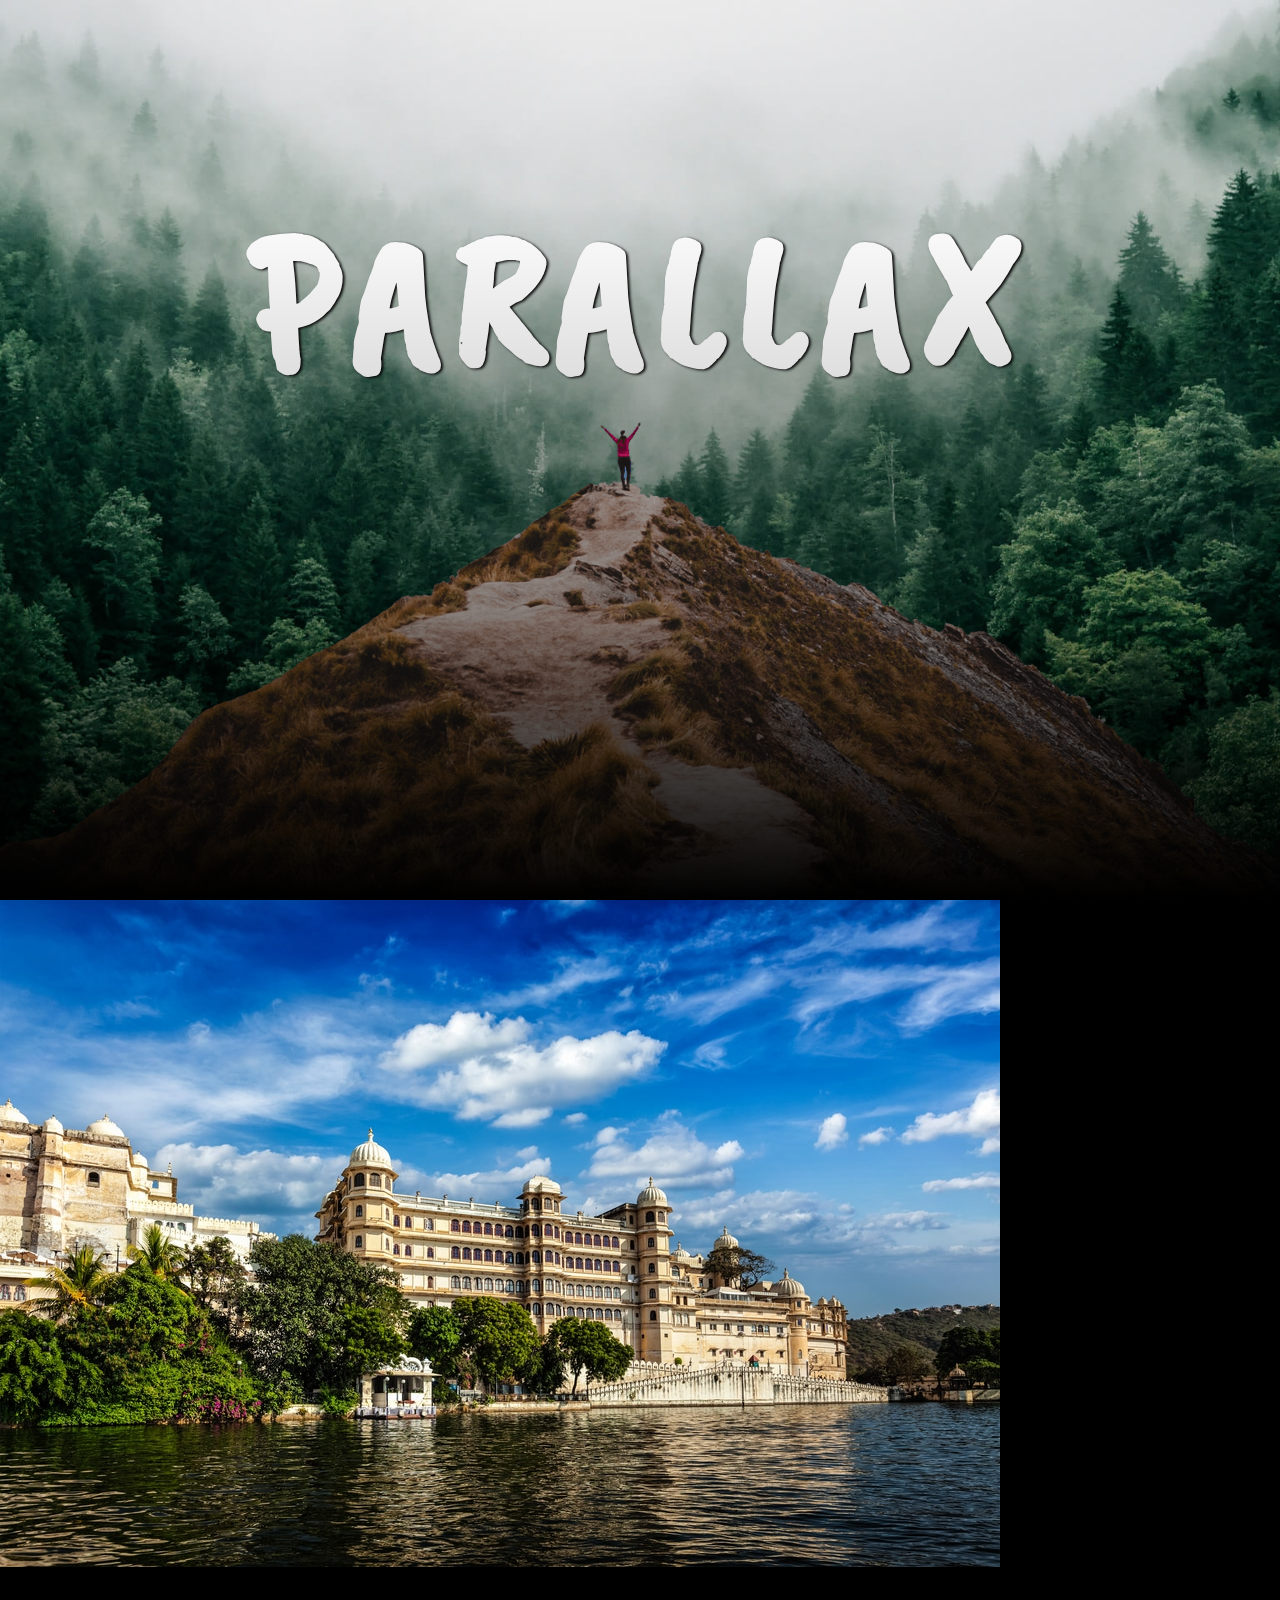
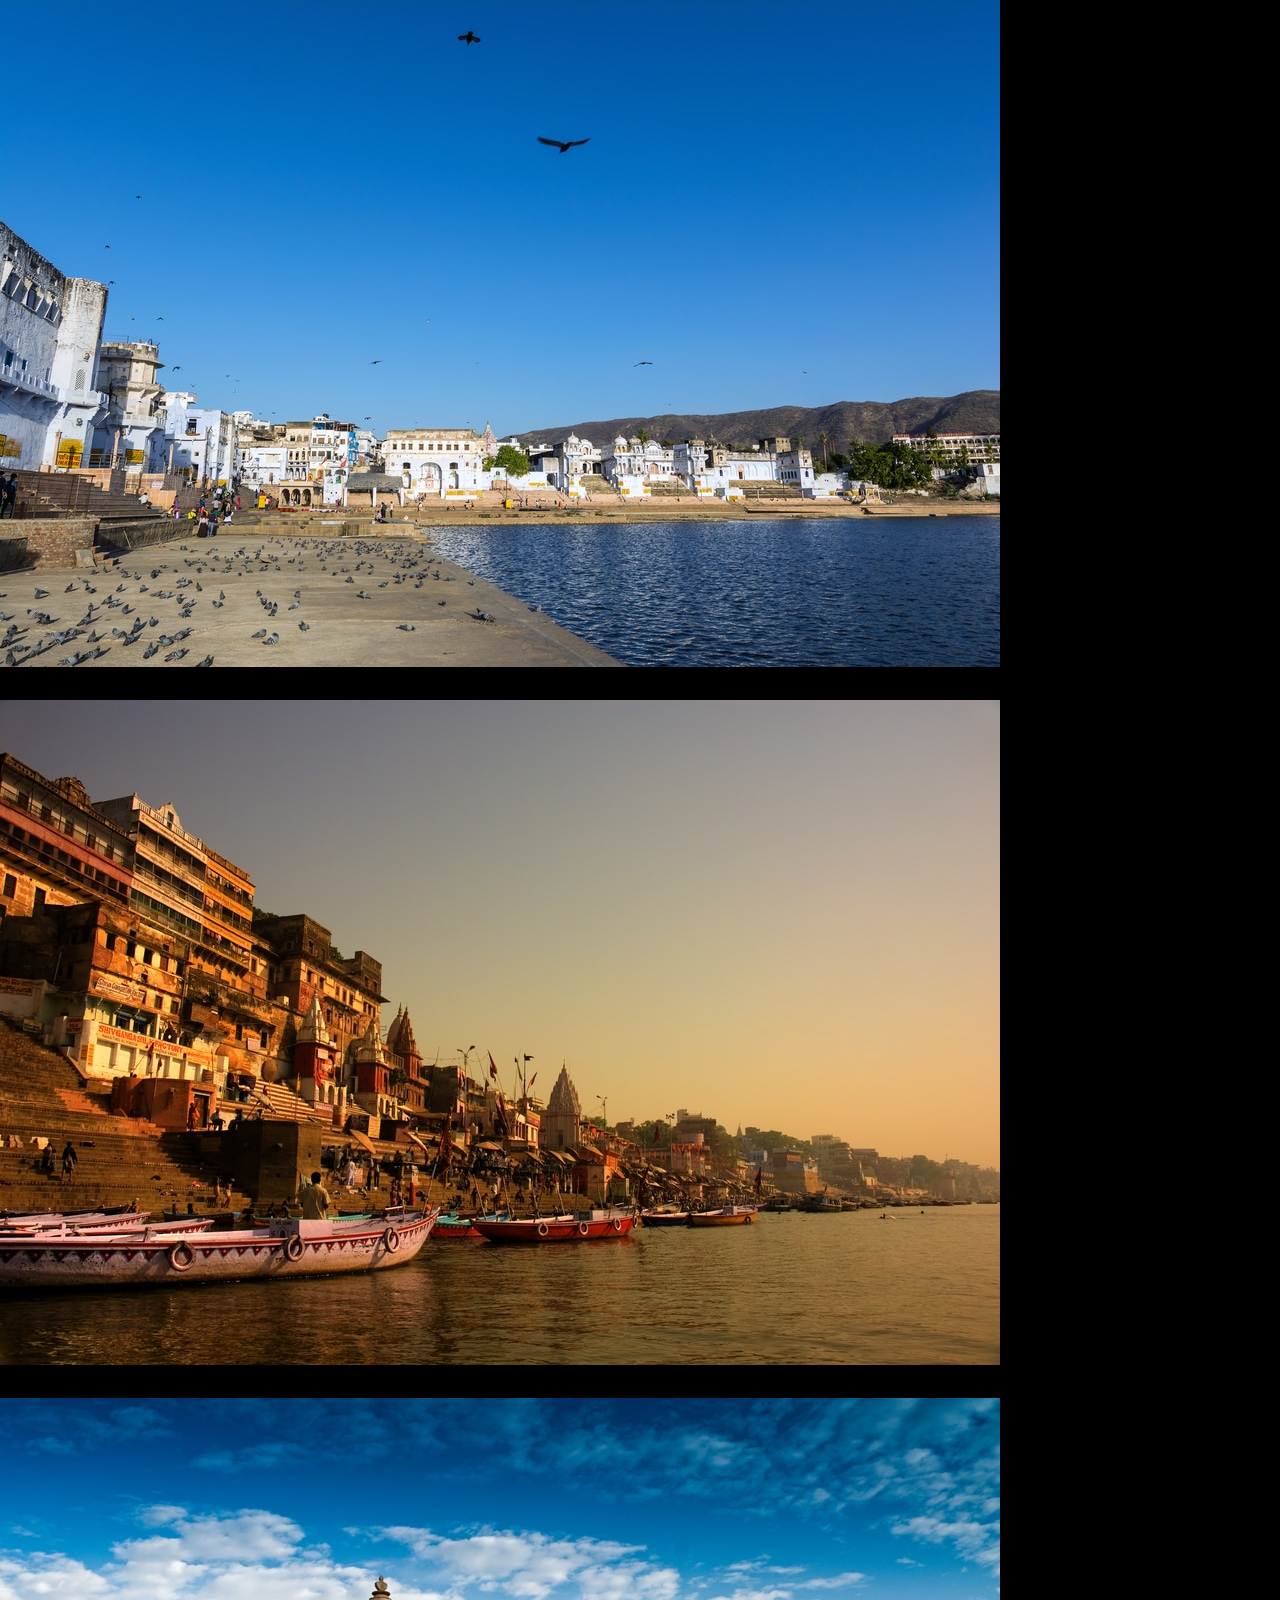
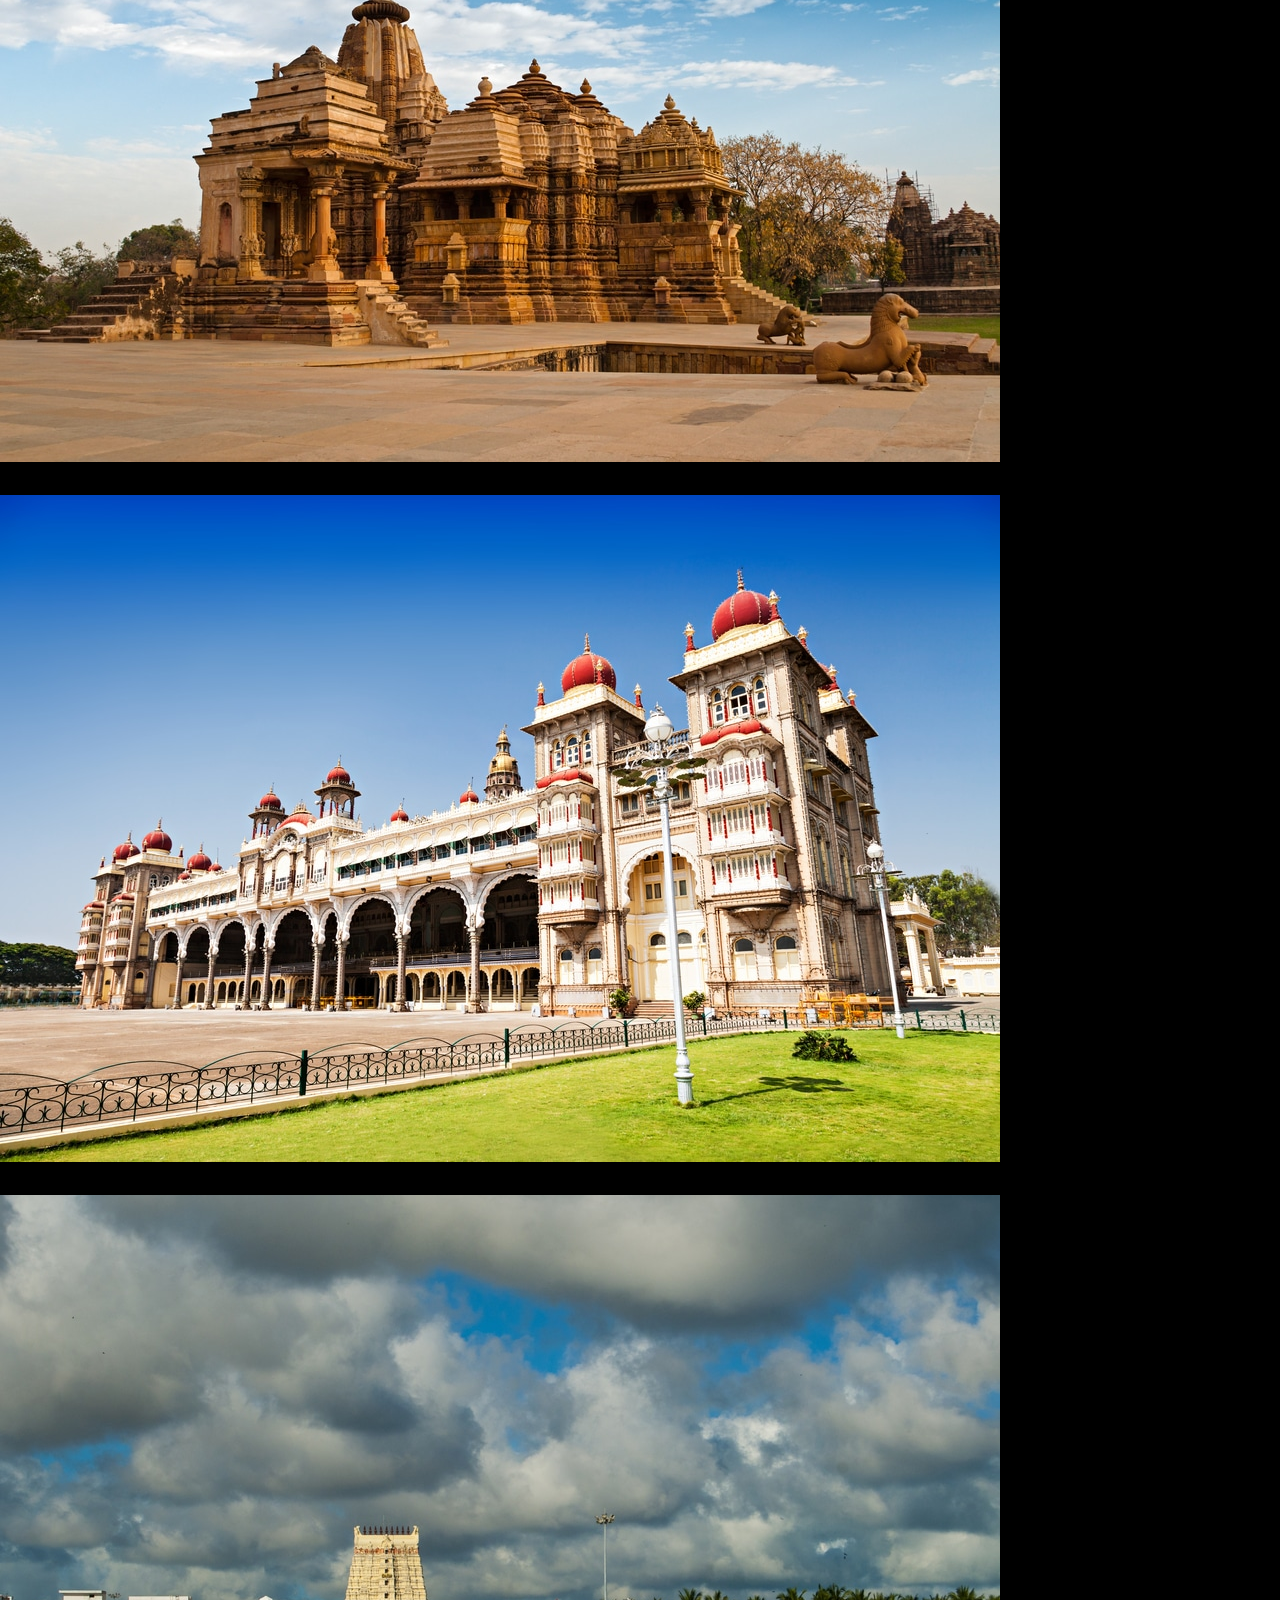
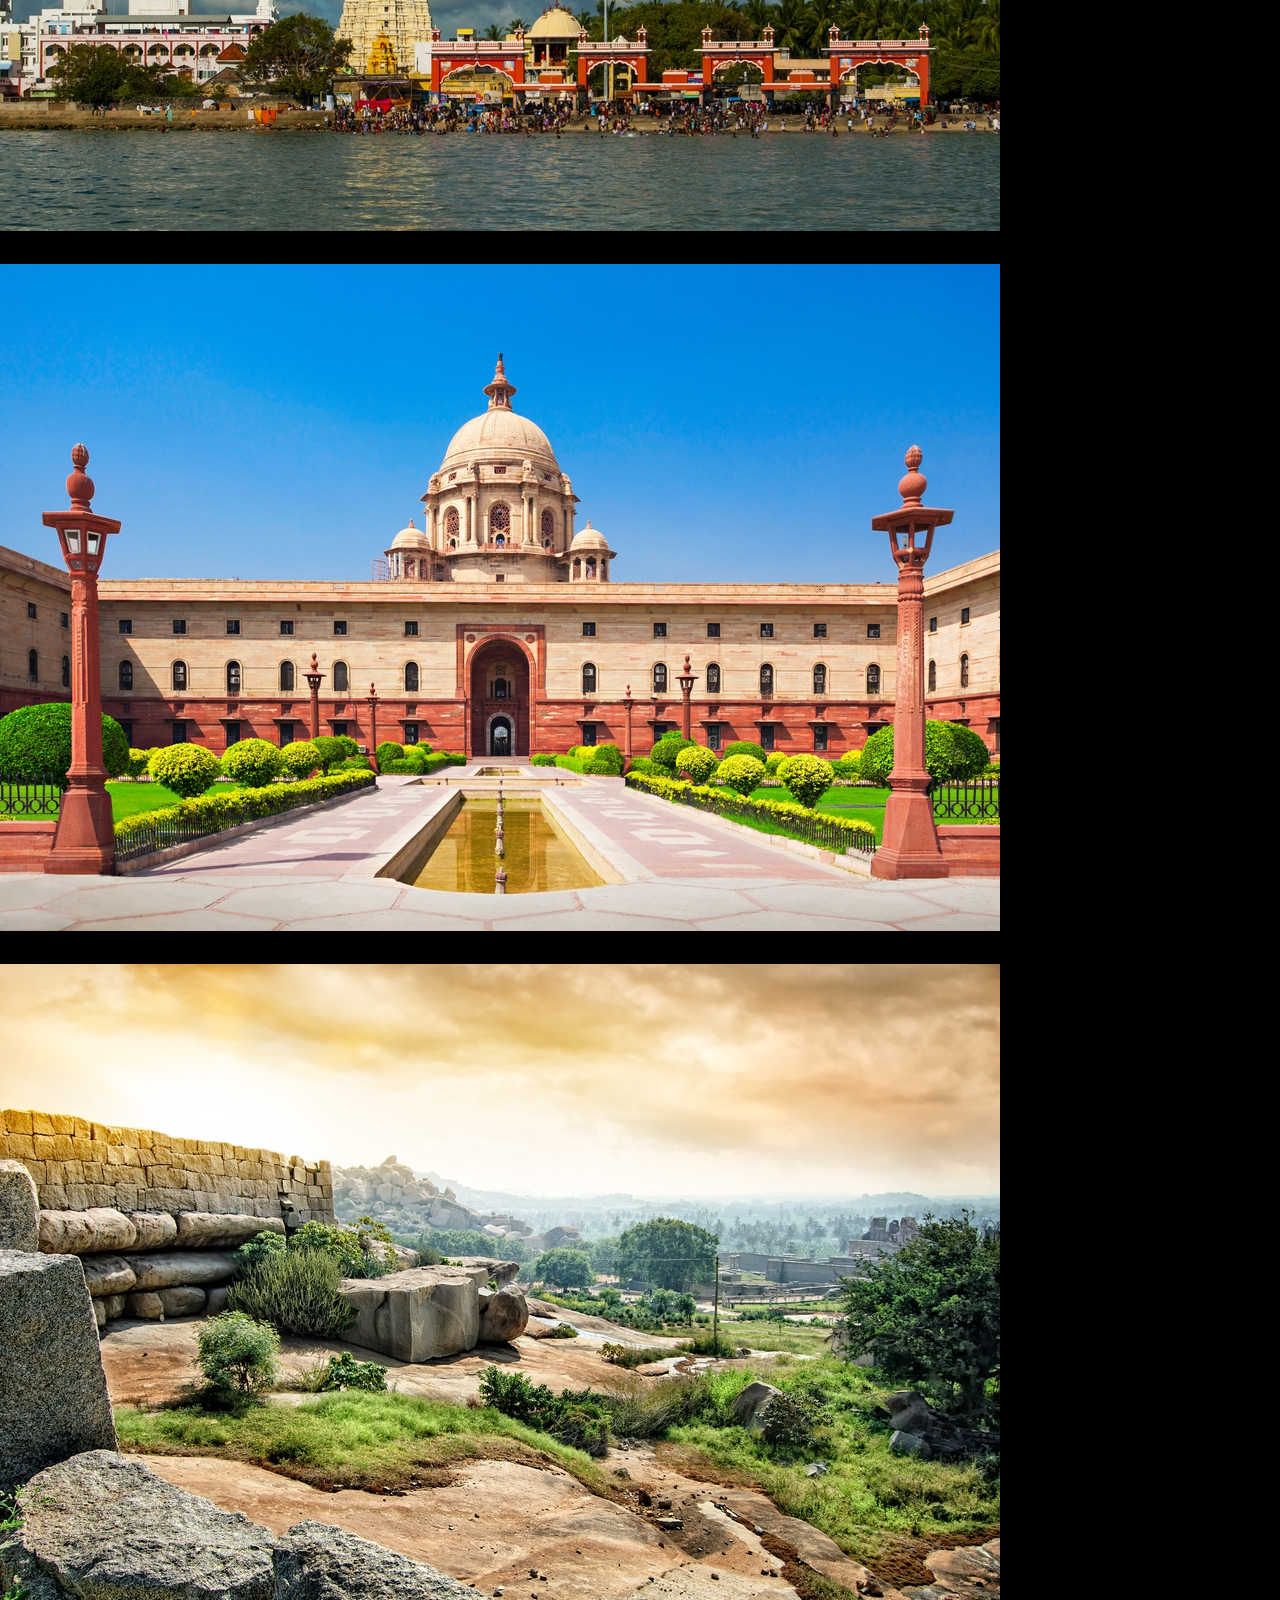
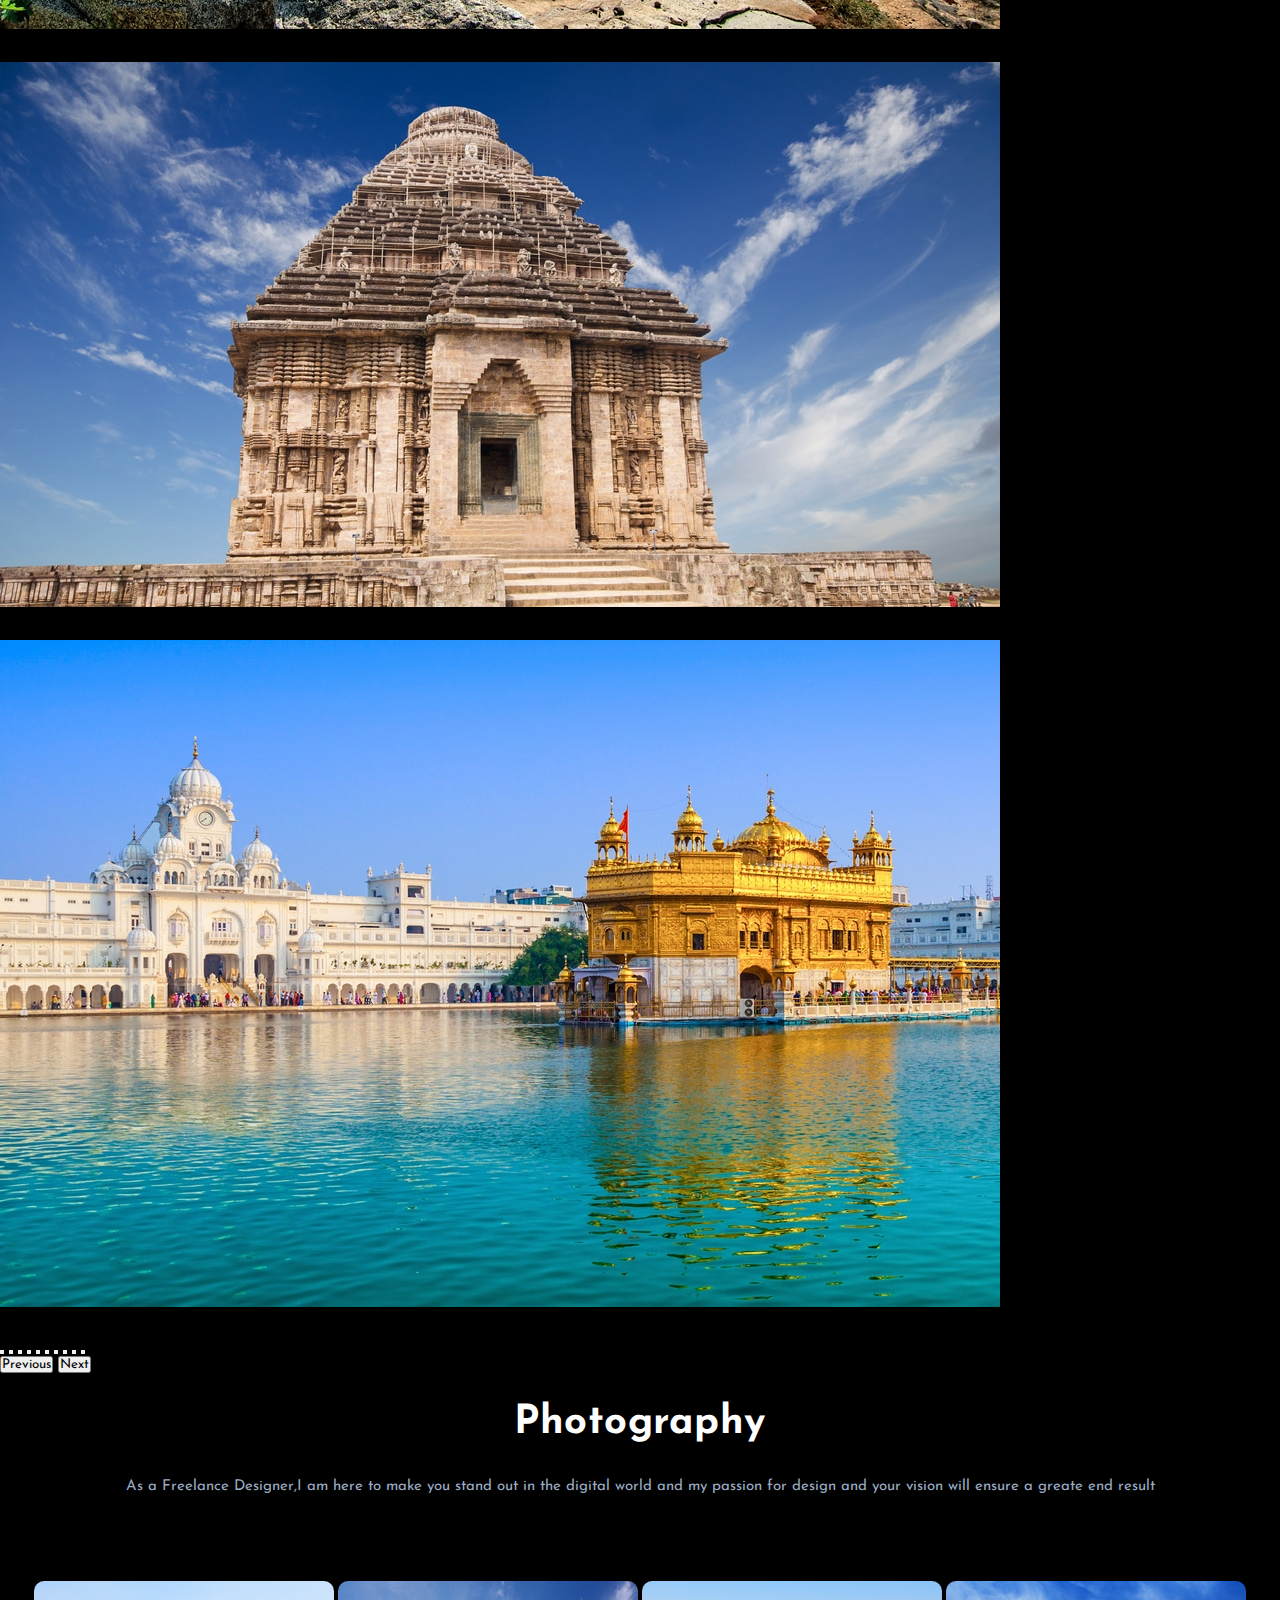
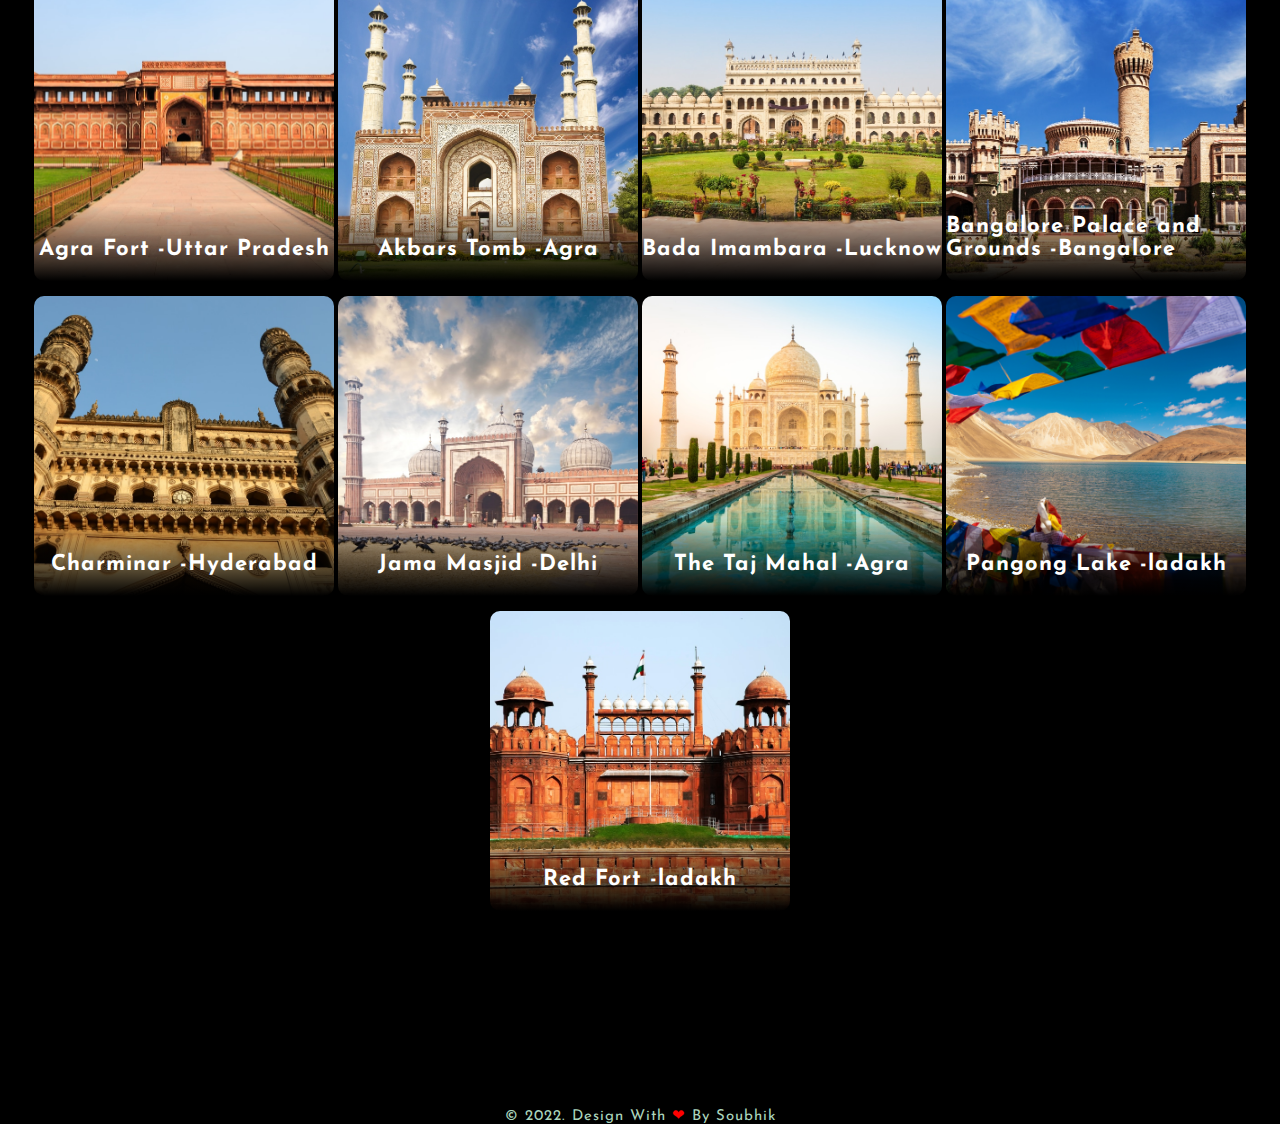
<file: parallax/index.html>
<!DOCTYPE html>
<html lang="en">
  <head>
    <meta charset="UTF-8" />
    <meta http-equiv="X-UA-Compatible" content="IE=edge" />
    <meta name="viewport" content="width=device-width, initial-scale=1.0" />
    <link
      href="https://cdn.jsdelivr.net/npm/bootstrap@5.1.3/dist/css/bootstrap.min.css"
      rel="stylesheet"
      integrity="sha384-1BmE4kWBq78iYhFldvKuhfTAU6auU8tT94WrHftjDbrCEXSU1oBoqyl2QvZ6jIW3"
      crossorigin="anonymous"
    />
    <link rel="stylesheet" href="style.css" />
    <script src="./script.js" defer></script>
    <title>Parallax | home</title>
  </head>
  <body>
    <script
      src="https://cdn.jsdelivr.net/npm/bootstrap@5.1.3/dist/js/bootstrap.bundle.min.js"
      integrity="sha384-ka7Sk0Gln4gmtz2MlQnikT1wXgYsOg+OMhuP+IlRH9sENBO0LRn5q+8nbTov4+1p"
      crossorigin="anonymous"
    ></script>
    <section>
      <img id="first" src="./img/first.jpg" alt="first-background" />
      <img id="last" src="./img/last.png" alt="last-background" />
      <h1 id="text">Parallax</h1>
    </section>

    <!-- Bootstrap -->
    <div
      id="carouselExampleCaptions"
      class="carousel slide"
      data-bs-ride="carousel"
    >
      <div class="carousel-inner">
        <div class="carousel-item active">
          <img
            src="./img/c/city-palace-udaipur-1.jpg"
            class="d-block w-100"
            alt="..."
          />
          <div class="carousel-caption d-none d-md-block">
            <h5>City Palace</h5>
            <p>- Udaipur -</p>
          </div>
        </div>
        <div class="carousel-item">
          <img
            src="./img/c/ghats-and-old-city-of-pushkar-pushkar.jpg"
            class="d-block w-100"
            alt="..."
          />
          <div class="carousel-caption d-none d-md-block">
            <h5>Ghats And Old City Of Pushkar</h5>
            <p>- Pushkar -</p>
          </div>
        </div>
        <div class="carousel-item">
          <img
            src="./img/c/ghats-at-varanasi-uttar-pradesh.jpg"
            class="d-block w-100"
            alt="..."
          />
          <div class="carousel-caption d-none d-md-block">
            <h5>Ghats At Varanasi</h5>
            <p>Uttar Pradesh</p>
          </div>
        </div>

        <div class="carousel-item">
          <img
            src="./img/c/khajuraho-temples-chattarpur.jpg"
            class="d-block w-100"
            alt="..."
          />
          <div class="carousel-caption d-none d-md-block">
            <h5>Khajuraho Temples</h5>
            <p>-Chattarpur-</p>
          </div>
        </div>

        <div class="carousel-item">
          <img
            src="./img/c/mysore-palace-mysore.jpg"
            class="d-block w-100"
            alt="..."
          />
          <div class="carousel-caption d-none d-md-block">
            <h5>Mysore Palace</h5>
            <p>Mysore</p>
          </div>
        </div>

        <div class="carousel-item">
          <img
            src="./img/c/ramanathaswamy-temple-rameswaram.jpg"
            class="d-block w-100"
            alt="..."
          />
          <div class="carousel-caption d-none d-md-block">
            <h5>Ramanathaswamy Temple</h5>
            <p>Rameswaram</p>
          </div>
        </div>
        <div class="carousel-item">
          <img
            src="./img/c/rashtrapati-bhavan-delhi.jpg"
            class="d-block w-100"
            alt="..."
          />
          <div class="carousel-caption d-none d-md-block">
            <h5>Rashtrapati Bhavan</h5>
            <p>Delhi</p>
          </div>
        </div>
        <div class="carousel-item">
          <img
            src="./img/c/ruins-of-hampi-karnataka.jpg"
            class="d-block w-100"
            alt="..."
          />
          <div class="carousel-caption d-none d-md-block">
            <h5>Ruins Of Hampi</h5>
            <p>Karnataka</p>
          </div>
        </div>
        <div class="carousel-item">
          <img
            src="./img/c/sun-temple-konark.jpg"
            class="d-block w-100"
            alt="..."
          />
          <div class="carousel-caption d-none d-md-block">
            <h5>Sun Temple</h5>
            <p>Konark</p>
          </div>
        </div>
        <div class="carousel-item">
          <img
            src="./img/c/the-golden-temple-amritsar.jpg"
            class="d-block w-100"
            alt="..."
          />
          <div class="carousel-caption d-none d-md-block">
            <h5>The Golden Temple Amritsar</h5>
            <p>Amritsar</p>
          </div>
        </div>
          <div class="carousel-indicators">
        <button
          type="button"
          data-bs-target="#carouselExampleCaptions"
          data-bs-slide-to="0"
          class="active"
          aria-current="true"
          aria-label="Slide 1"
        ></button>
        <button
          type="button"
          data-bs-target="#carouselExampleCaptions"
          data-bs-slide-to="1"
          aria-label="Slide 2"
        ></button>
        <button
          type="button"
          data-bs-target="#carouselExampleCaptions"
          data-bs-slide-to="2"
          aria-label="Slide 3"
        ></button>
        <button
          type="button"
          data-bs-target="#carouselExampleCaptions"
          data-bs-slide-to="3"
          aria-label="Slide 4"
        ></button>
        <button
          type="button"
          data-bs-target="#carouselExampleCaptions"
          data-bs-slide-to="4"
          aria-label="Slide 5"
        ></button>
        <button
          type="button"
          data-bs-target="#carouselExampleCaptions"
          data-bs-slide-to="5"
          aria-label="Slide 6"
        ></button>
          <button
          type="button"
          data-bs-target="#carouselExampleCaptions"
          data-bs-slide-to="6"
          aria-label="Slide 7"
        ></button>
          <button
          type="button"
          data-bs-target="#carouselExampleCaptions"
          data-bs-slide-to="7"
          aria-label="Slide 8"
        ></button>
          <button
          type="button"
          data-bs-target="#carouselExampleCaptions"
          data-bs-slide-to="8"
          aria-label="Slide 9"
        ></button>
          <button
          type="button"
          data-bs-target="#carouselExampleCaptions"
          data-bs-slide-to="9"
          aria-label="Slide 10"
        ></button>
      </div>
      
      <button class="carousel-control-prev" type="button" data-bs-target="#carouselExampleCaptions" data-bs-slide="prev">
        <span class="carousel-control-prev-icon" aria-hidden="true"></span>
        <span class="visually-hidden">Previous</span>
      </button>
            <button class="carousel-control-next" type="button" data-bs-target="#carouselExampleCaptions" data-bs-slide="next">
        <span class="carousel-control-next-icon" aria-hidden="true"></span>
        <span class="visually-hidden">Next</span>
      </button>
    </div>

    <div class="ab-text">
      <div class="heading">
        <h2>Photography</h2>
        <p>
          As a Freelance Designer,I am here to make you stand out in the digital
          world and my passion for design and your vision will ensure a greate
          end result
        </p>
      </div>

      <div class="container">
        <div class="box box1">
          <div class="in">
            <p>Agra Fort -Uttar Pradesh</p>
          </div>
        </div>
        <div class="box box2">
          <div class="in">
            <p>Akbars Tomb -Agra</p>
          </div>
        </div>
        <div class="box box3">
          <div class="in">
            <p>Bada Imambara -Lucknow</p>
          </div>
        </div>
        <div class="box box4">
          <div class="in">
            <p>Bangalore Palace and Grounds -Bangalore</p>
          </div>
        </div>
        <div class="box box5">
          <div class="in">
            <p>Charminar -Hyderabad</p>
          </div>
        </div>
        <div class="box box6">
          <div class="in">
            <p>Jama Masjid -Delhi</p>
          </div>
        </div>
        <div class="box box7">
          <div class="in">
            <p>The Taj Mahal -Agra</p>
          </div>
        </div>
        <div class="box box8">
          <div class="in">
            <p>Pangong Lake -ladakh</p>
          </div>
        </div>
        <div class="box box9">
          <div class="in">
            <p>Red Fort -ladakh</p>
          </div>
        </div>
      </div>
    </div>
    <div class="bottom">
      <p>© 2022. Design With <span>❤</span>  By Soubhik</p>
    </div>
  </body>
</html>
</file>
<file: parallax/style.css>
@import url('https://fonts.googleapis.com/css2?family=Caveat+Brush&family=Josefin+Sans:wght@100;200;300;400;500;600;700&display=swap');

*{
  margin: 0;
  padding: 0;
  box-sizing: border-box;
  font-family: 'Josefin Sans',
  sans-serif;
    /* font-family: 'Caveat Brush',
    cursive; */
}

body{
  min-height: 1600px;
  background: #000;
}
 
section{
  position: relative;
  width: 100%;
  min-height: 100vh;
  overflow: hidden;
}

section:before{
  content: " ";
  position: absolute;
  bottom: 0;
  width: 100%;
  height: 1400px;
  background: linear-gradient(to bottom,rgba(0,0,0,0) 0%,rgba(0, 0, 0, 0) 50%,rgba(0, 0, 0, .3) 80%,#000 100%);
  z-index: 1000;
  
}
section img{
position: absolute;
top:0;
left: 0;
width: 100%;
height: 100%;
object-fit: cover;
pointer-events: none;
}

#last{
z-index: 10;

}

#text{
margin-top: 100px;
position: relative;
color: white;
z-index: 2;
font-size: 12em;
text-align: center;
padding-top: 5rem;
text-transform: uppercase;
letter-spacing: 12px;
font-family: 'Caveat Brush',
    cursive;
text-shadow: 2px 1px 3px rgb(2, 0, 0);
} 

.ab-text{
  padding: 30px 30px;

}

.heading{
  text-align: center;

}

.heading h2{
  font-size: 40px;
  color: white;
  letter-spacing: 0.5px;
  margin-bottom: 30px;
}

.heading p{
  color:#9bacc4;
  line-height: 28px;
  font-size: 15px;
}

.container{
  display:flex;
  flex-direction: row;
  justify-content: space-evenly;
  flex-wrap: wrap;
  align-items: center;
  align-content: center;
  margin-top: 5rem;
}

.box{
height: 300px;
width: 300px;
  
border-radius: 10px;
overflow: hidden;
background: gray;
transition: all,0.8s;
cursor: pointer;
position: relative; 
display:flex ;
align-items: center;
justify-content: center;
margin-bottom: 15px;
}

.box1{
  background:linear-gradient(to bottom ,rgba(0,0,0,0) 0%,rgba(0, 0, 0, 0) 50%,rgba(0, 0, 0, 0) 75%,#000 100%),url(./img/01.jpg) center center no-repeat;
background-size: cover;
}

.box1:hover{
  transform: translateX(-20px);
  transition: all 0.5s ease-in-out ;
  opacity: 0.6;
  
}
.box2 {
  background: linear-gradient(to bottom, rgba(0, 0, 0, 0) 0%, rgba(0, 0, 0, 0) 50%, rgba(0, 0, 0, 0) 75%, #000 100%), url(./img/02.jpg) center center no-repeat;
  background-size: cover;
}

.box2:hover {
  transform: translateY(-20px);
  transition: all 0.5s ease-in-out;
  opacity: 0.6;

}
.box3 {
  background: linear-gradient(to bottom, rgba(0, 0, 0, 0) 0%, rgba(0, 0, 0, 0) 50%, rgba(0, 0, 0, 0) 75%, #000 100%), url(./img/03.jpg) center center no-repeat;
  background-size: cover;
}

.box3:hover {
  transform: translateX(-20px);
  transition: all 0.5s ease-in-out;
  opacity: 0.6;

}
.box4 {
  background: linear-gradient(to bottom, rgba(0, 0, 0, 0) 0%, rgba(0, 0, 0, 0) 50%, rgba(0, 0, 0, 0) 75%, #000 100%), url(./img/04.jpg) center center no-repeat;
  background-size: cover;
}

.box4:hover {
  transform: translateY(-20px);
  transition: all 0.5s ease-in-out;
  opacity: 0.6;

}

.box5 {
  background: linear-gradient(to bottom, rgba(0, 0, 0, 0) 0%, rgba(0, 0, 0, 0) 50%, rgba(0, 0, 0, 0) 75%, #000 100%), url(./img/05.jpg) center center no-repeat;
  background-size: cover;
}

.box5:hover {
  transform: translateX(-20px);
  transition: all 0.5s ease-in-out;
  opacity: 0.6;

}

.box6 {
  background: linear-gradient(to bottom, rgba(0, 0, 0, 0) 0%, rgba(0, 0, 0, 0) 50%, rgba(0, 0, 0, 0) 75%, #000 100%), url(./img/06.jpg) center center no-repeat;
  background-size: cover;
}

.box6:hover {
  transform: translateY(-20px);
  transition: all 0.5s ease-in-out;
  opacity: 0.6;

}

.box7 {
  background: linear-gradient(to bottom, rgba(0, 0, 0, 0) 0%, rgba(0, 0, 0, 0) 50%, rgba(0, 0, 0, 0) 75%, #000 100%), url(./img/07.jpg) center center no-repeat;
  background-size: cover;
}

.box7:hover {
  transform: translateX(-20px);
  transition: all 0.5s ease-in-out;
  opacity: 0.6;

}

.box8 {
  background: linear-gradient(to bottom, rgba(0, 0, 0, 0) 0%, rgba(0, 0, 0, 0) 50%, rgba(0, 0, 0, 0) 75%, #000 100%), url(./img/08.jpg) center center no-repeat;
  background-size: cover;
}

.box8:hover {
  transform: translateY(-20px);
  transition: all 0.5s ease-in-out;
  opacity: 0.6;

}

.box9 {
  background: linear-gradient(to bottom, rgba(0, 0, 0, 0) 0%, rgba(0, 0, 0, 0) 50%, rgba(0, 0, 0, 0) 75%, #000 100%), url(./img/09.jpg) center center no-repeat;
  background-size: cover;
}

.box9:hover {
  transform: translateX(-20px);
  transition: all 0.5s ease-in-out;
  opacity: 0.6;

}

.in{
  position:absolute;
  bottom: 20px;
  color:rgb(255, 255, 255);
  font-size: 22px;
  letter-spacing: 1px;
  font-weight: 700;
}

.bottom{
  text-align: center;
  color: #abd5bd;
  padding-top: 150px;
  font-size: 15px;
  letter-spacing: 1px;
}

.bottom span {
  color: red;
}

@media only screen and (max-width: 400px) {
  #text{
    font-size: 4em;
    text-align: center;
  }
}
@media only screen and (min-width: 400px) {
  #text {
    font-size: 5em;
    text-align: center;
  }
}

@media only screen and (min-width: 500px) {
  #text {
    font-size: 6em;
    text-align: center;
  }
}

@media only screen and (min-width: 768px){
#text {
  font-size: 9em;
  text-align: center;
}
}

@media only screen and (min-width: 992px){
#text {
  font-size: 11em;
  text-align: center;
}
}

@media only screen and (min-width: 1200px){
#text {
  font-size: 12em;
  text-align: center;
}
}
</file>
